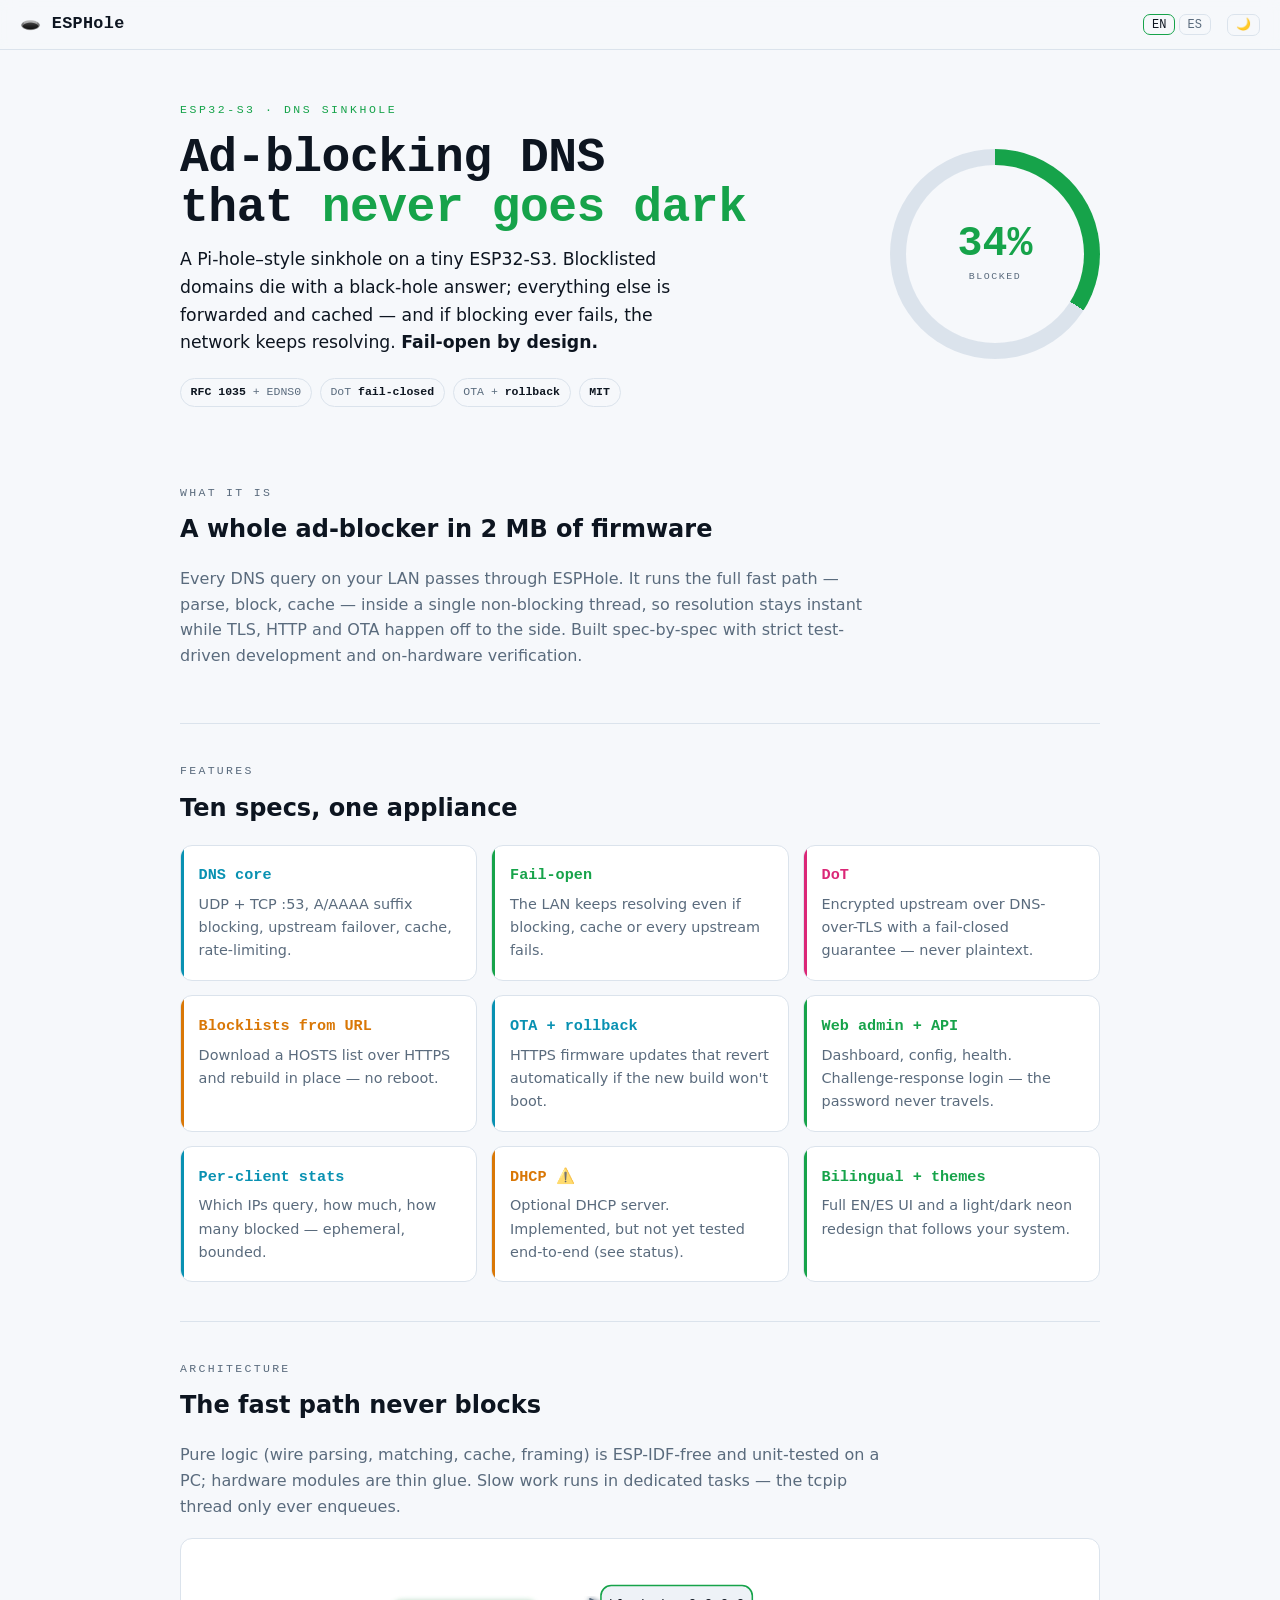
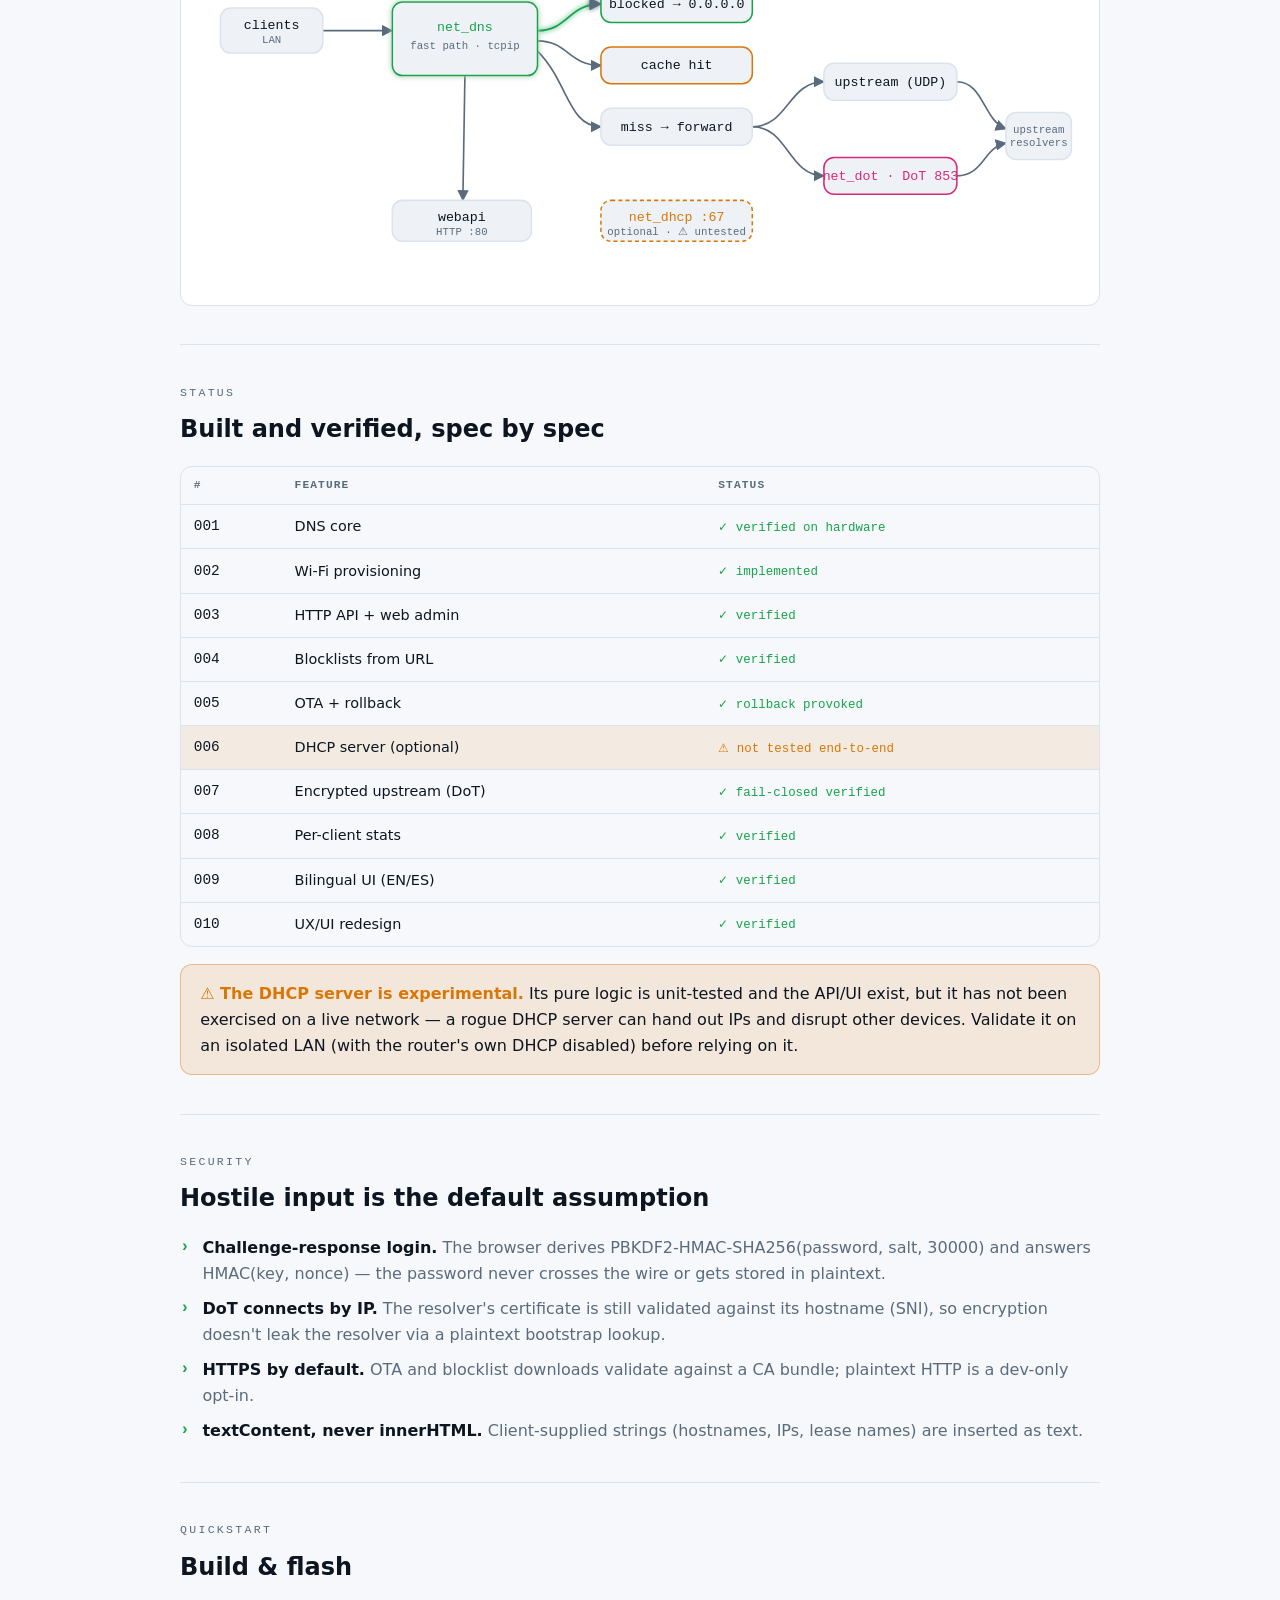
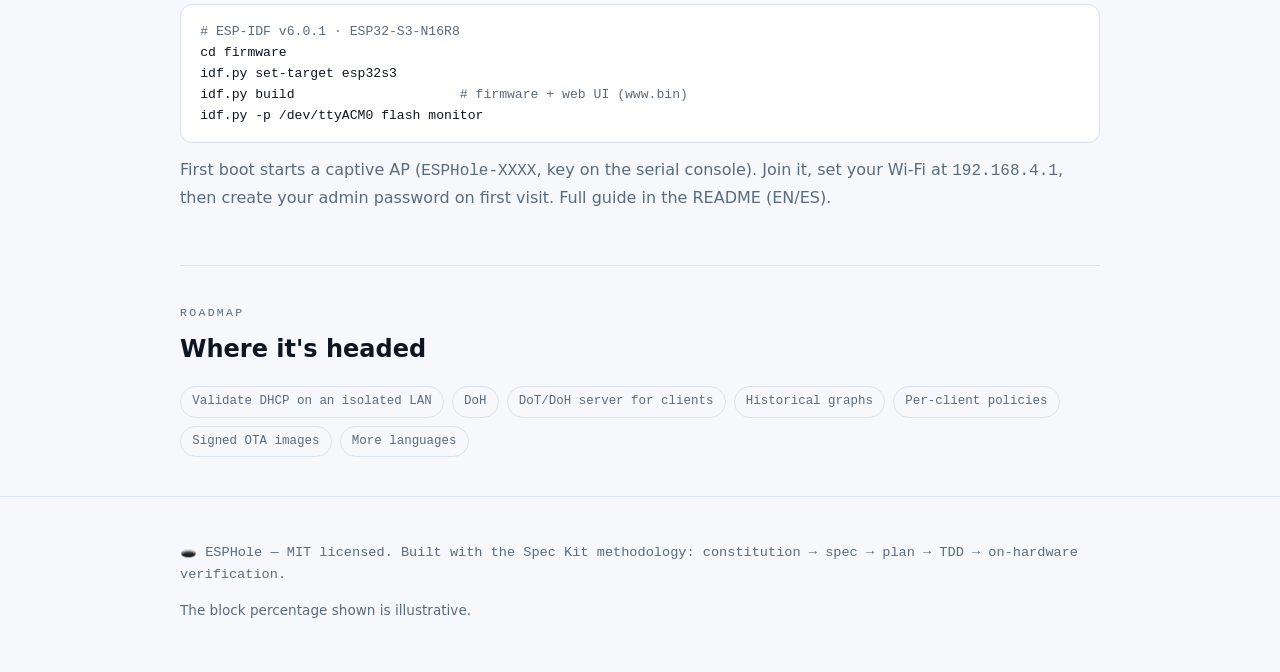
<file: docs/index.html>
<!doctype html>
<html lang="en">
<head>
<meta charset="utf-8">
<meta name="viewport" content="width=device-width,initial-scale=1">
<title>ESPHole — DNS sinkhole on ESP32-S3</title>
<meta name="description" content="A fail-open DNS sinkhole (ad & tracker blocker) on the ESP32-S3. RFC-correct, DoT fail-closed, OTA with rollback. MIT.">
<link rel="icon" href="data:image/svg+xml,%3Csvg xmlns='http://www.w3.org/2000/svg' viewBox='0 0 100 100'%3E%3Ctext y='.9em' font-size='90'%3E%F0%9F%95%B3%EF%B8%8F%3C/text%3E%3C/svg%3E">
</head>
<body>
<style>
  /* ESPHole landing — misma identidad que el panel (neón sobre oscuro + claro). */
  :root {
    --bg:#0b0f14; --surface:#121821; --surface-2:#1a2330; --line:#26313f;
    --fg:#e6edf3; --muted:#8193a6;
    --green:#39ff14; --cyan:#22d3ee; --magenta:#ff2e97; --amber:#ffb020; --red:#ff4d5e;
    --glow:0 0 16px; --shadow:0 10px 40px rgba(0,0,0,.4);
    --mono:ui-monospace,"SF Mono","JetBrains Mono",Menlo,Consolas,monospace;
    --body:system-ui,-apple-system,"Segoe UI",Roboto,sans-serif;
    --btn-fg:#07110a;
  }
  @media (prefers-color-scheme: light){ :root:not([data-theme]){
    --bg:#f6f8fb; --surface:#fff; --surface-2:#eef2f7; --line:#dbe3ec;
    --fg:#0d1520; --muted:#5a6b7d;
    --green:#16a34a; --cyan:#0891b2; --magenta:#db2777; --amber:#d97706; --red:#e11d48;
    --glow:0 0 0; --shadow:0 8px 30px rgba(20,40,80,.10); --btn-fg:#fff;
  }}
  :root[data-theme="dark"]{
    --bg:#0b0f14; --surface:#121821; --surface-2:#1a2330; --line:#26313f;
    --fg:#e6edf3; --muted:#8193a6;
    --green:#39ff14; --cyan:#22d3ee; --magenta:#ff2e97; --amber:#ffb020; --red:#ff4d5e;
    --glow:0 0 16px; --shadow:0 10px 40px rgba(0,0,0,.4); --btn-fg:#07110a;
  }
  :root[data-theme="light"]{
    --bg:#f6f8fb; --surface:#fff; --surface-2:#eef2f7; --line:#dbe3ec;
    --fg:#0d1520; --muted:#5a6b7d;
    --green:#16a34a; --cyan:#0891b2; --magenta:#db2777; --amber:#d97706; --red:#e11d48;
    --glow:0 0 0; --shadow:0 8px 30px rgba(20,40,80,.10); --btn-fg:#fff;
  }
  *{box-sizing:border-box;}
  html{color-scheme:dark light;}
  body{margin:0;background:var(--bg);color:var(--fg);font-family:var(--body);line-height:1.6;
    -webkit-font-smoothing:antialiased;overflow-x:hidden;}
  .wrap{max-width:60rem;margin:0 auto;padding:0 1.25rem;}
  a{color:var(--cyan);}
  .es{display:none;}
  body.lang-es .es{display:revert;}
  body.lang-es .en{display:none;}

  /* topbar */
  .top{position:sticky;top:0;z-index:10;display:flex;align-items:center;gap:1rem;
    padding:.7rem 1.25rem;background:color-mix(in srgb,var(--bg) 82%,transparent);
    border-bottom:1px solid var(--line);backdrop-filter:blur(8px);}
  .brand{font-family:var(--mono);font-weight:700;font-size:1.05rem;letter-spacing:.02em;}
  .top .sp{margin-left:auto;}
  .toggle{display:inline-flex;gap:.2rem;}
  .toggle button{background:transparent;border:1px solid var(--line);color:var(--muted);
    font-family:var(--mono);font-size:.75rem;padding:.15rem .5rem;border-radius:7px;cursor:pointer;}
  .toggle button.on{color:var(--fg);border-color:var(--green);
    box-shadow:var(--glow) color-mix(in srgb,var(--green) 45%,transparent);}
  .toggle button:hover{color:var(--fg);}

  /* hero */
  .hero{display:flex;align-items:center;gap:2.4rem;flex-wrap:wrap;padding:3.2rem 0 2.4rem;}
  .hero .copy{flex:1 1 20rem;min-width:0;}
  .eyebrow{font-family:var(--mono);font-size:.72rem;letter-spacing:.22em;text-transform:uppercase;
    color:var(--green);margin:0 0 .8rem;}
  h1{font-family:var(--mono);font-weight:700;font-size:clamp(2rem,5vw,3rem);line-height:1.05;
    margin:0 0 .8rem;text-wrap:balance;letter-spacing:-.01em;}
  h1 .hl{color:var(--green);}
  .lede{font-size:1.08rem;color:var(--fg);margin:0 0 1.3rem;max-width:34rem;}
  .badges{display:flex;flex-wrap:wrap;gap:.5rem;}
  .badge{font-family:var(--mono);font-size:.72rem;padding:.28rem .6rem;border-radius:999px;
    border:1px solid var(--line);color:var(--muted);}
  .badge b{color:var(--fg);font-weight:600;}

  @property --pct{syntax:"<number>";inherits:false;initial-value:0;}
  .ring{--pct:0;width:210px;height:210px;flex:none;border-radius:50%;display:grid;place-items:center;
    position:relative;transition:--pct 1.4s cubic-bezier(.2,.8,.2,1);
    background:conic-gradient(var(--green) calc(var(--pct)*1%),var(--line) 0);
    box-shadow:var(--glow) color-mix(in srgb,var(--green) 45%,transparent);}
  .ring::before{content:"";position:absolute;inset:16px;border-radius:50%;background:var(--bg);}
  .ring .in{position:relative;text-align:center;}
  .ring .pct{font-family:var(--mono);font-weight:700;font-size:2.6rem;color:var(--green);line-height:1;}
  .ring .cap{font-family:var(--mono);font-size:.62rem;letter-spacing:.16em;text-transform:uppercase;
    color:var(--muted);margin-top:.3rem;}

  /* sections */
  section{padding:2.4rem 0;border-top:1px solid var(--line);}
  .kicker{font-family:var(--mono);font-size:.72rem;letter-spacing:.2em;text-transform:uppercase;
    color:var(--muted);margin:0 0 .5rem;}
  h2{font-size:1.5rem;margin:0 0 1.1rem;text-wrap:balance;}
  p.muted{color:var(--muted);}

  /* feature grid */
  .grid{display:grid;grid-template-columns:repeat(auto-fill,minmax(15rem,1fr));gap:.9rem;}
  .feat{--c:var(--muted);background:var(--surface);border:1px solid var(--line);border-radius:12px;
    padding:1.1rem;position:relative;overflow:hidden;}
  .feat::before{content:"";position:absolute;left:0;top:0;bottom:0;width:3px;background:var(--c);
    box-shadow:var(--glow) var(--c);}
  .feat h3{font-family:var(--mono);font-size:.95rem;margin:0 0 .35rem;color:var(--c);}
  .feat p{margin:0;font-size:.9rem;color:var(--muted);}
  .c-green{--c:var(--green);} .c-cyan{--c:var(--cyan);} .c-amber{--c:var(--amber);}
  .c-magenta{--c:var(--magenta);} .c-red{--c:var(--red);}

  /* architecture svg */
  .diagram{background:var(--surface);border:1px solid var(--line);border-radius:12px;
    padding:1.2rem;overflow-x:auto;}
  .diagram svg{display:block;width:100%;min-width:640px;height:auto;}

  /* status table */
  .tablewrap{overflow-x:auto;border:1px solid var(--line);border-radius:12px;}
  table{width:100%;border-collapse:collapse;font-size:.9rem;min-width:34rem;}
  th,td{text-align:left;padding:.6rem .8rem;border-bottom:1px solid var(--line);}
  th{font-family:var(--mono);font-size:.7rem;text-transform:uppercase;letter-spacing:.1em;color:var(--muted);}
  td.mono,th.mono{font-family:var(--mono);font-variant-numeric:tabular-nums;}
  tr:last-child td{border-bottom:0;}
  tr.warnrow{background:color-mix(in srgb,var(--amber) 10%,transparent);}
  .st{font-family:var(--mono);font-size:.78rem;white-space:nowrap;}
  .st.ok{color:var(--green);} .st.warn{color:var(--amber);}

  .callout{margin-top:1.1rem;background:color-mix(in srgb,var(--amber) 12%,transparent);
    border:1px solid color-mix(in srgb,var(--amber) 40%,transparent);border-radius:12px;padding:1rem 1.2rem;}
  .callout b{color:var(--amber);}

  ul.clean{list-style:none;padding:0;margin:0;display:grid;gap:.6rem;}
  ul.clean li{padding-left:1.4rem;position:relative;color:var(--muted);}
  ul.clean li::before{content:"›";position:absolute;left:0;color:var(--green);font-family:var(--mono);font-weight:700;}
  ul.clean li b{color:var(--fg);}

  pre{background:var(--surface);border:1px solid var(--line);border-radius:12px;padding:1rem 1.2rem;
    overflow-x:auto;font-family:var(--mono);font-size:.82rem;color:var(--fg);}
  pre .cm{color:var(--muted);}

  .chips{display:flex;flex-wrap:wrap;gap:.5rem;}
  .chip{font-family:var(--mono);font-size:.78rem;padding:.3rem .7rem;border-radius:999px;
    border:1px solid var(--line);color:var(--muted);}

  footer{border-top:1px solid var(--line);padding:2rem 0 3rem;color:var(--muted);font-size:.85rem;}
  footer .mono{font-family:var(--mono);}

  @media (max-width:640px){ .ring{width:170px;height:170px;} .hero{gap:1.6rem;} }
  @media (prefers-reduced-motion:reduce){ *{transition:none!important;animation:none!important;} }
</style>

<div class="top">
  <span class="brand">🕳️ ESPHole</span>
  <span class="sp"></span>
  <span class="toggle" id="lang">
    <button data-l="en" class="on">EN</button><button data-l="es">ES</button>
  </span>
  <span class="toggle" id="theme"><button data-theme-btn>🌙</button></span>
</div>

<div class="wrap">
  <div class="hero">
    <div class="copy">
      <p class="eyebrow">ESP32-S3 · DNS SINKHOLE</p>
      <h1><span class="en">Ad-blocking DNS<br>that <span class="hl">never goes dark</span></span><span class="es">DNS con bloqueo<br>que <span class="hl">nunca se apaga</span></span></h1>
      <p class="lede">
        <span class="en">A Pi-hole–style sinkhole on a tiny ESP32-S3. Blocklisted domains die with a black-hole answer; everything else is forwarded and cached — and if blocking ever fails, the network keeps resolving. <b>Fail-open by design.</b></span>
        <span class="es">Un sinkhole estilo Pi-hole en un diminuto ESP32-S3. Los dominios en lista mueren con una respuesta de agujero negro; el resto se reenvía y se cachea — y si el bloqueo falla, la red sigue resolviendo. <b>Fail-open por diseño.</b></span>
      </p>
      <div class="badges">
        <span class="badge"><b>RFC 1035</b> + EDNS0</span>
        <span class="badge">DoT <b>fail-closed</b></span>
        <span class="badge">OTA + <b>rollback</b></span>
        <span class="badge"><b>MIT</b></span>
      </div>
    </div>
    <div class="ring" id="ring">
      <div class="in">
        <div class="pct" id="ringpct">0%</div>
        <div class="cap"><span class="en">blocked</span><span class="es">bloqueado</span></div>
      </div>
    </div>
  </div>
</div>

<div class="wrap">
  <section style="border-top:0;">
    <p class="kicker"><span class="en">What it is</span><span class="es">Qué es</span></p>
    <h2><span class="en">A whole ad-blocker in 2 MB of firmware</span><span class="es">Un bloqueador entero en 2 MB de firmware</span></h2>
    <p class="muted" style="max-width:44rem;">
      <span class="en">Every DNS query on your LAN passes through ESPHole. It runs the full fast path — parse, block, cache — inside a single non-blocking thread, so resolution stays instant while TLS, HTTP and OTA happen off to the side. Built spec-by-spec with strict test-driven development and on-hardware verification.</span>
      <span class="es">Cada consulta DNS de tu red pasa por ESPHole. Ejecuta la ruta rápida completa — parsear, bloquear, cachear — en un solo hilo que nunca bloquea, así la resolución es instantánea mientras el TLS, el HTTP y el OTA ocurren aparte. Construido spec a spec con TDD estricto y verificación en hardware.</span>
    </p>
  </section>

  <section>
    <p class="kicker"><span class="en">Features</span><span class="es">Funcionalidades</span></p>
    <h2><span class="en">Ten specs, one appliance</span><span class="es">Diez specs, un aparato</span></h2>
    <div class="grid">
      <div class="feat c-cyan"><h3><span class="en">DNS core</span><span class="es">Núcleo DNS</span></h3><p><span class="en">UDP + TCP :53, A/AAAA suffix blocking, upstream failover, cache, rate-limiting.</span><span class="es">UDP + TCP :53, bloqueo A/AAAA por sufijo, failover, caché, límite de tasa.</span></p></div>
      <div class="feat c-green"><h3><span class="en">Fail-open</span><span class="es">Fail-open</span></h3><p><span class="en">The LAN keeps resolving even if blocking, cache or every upstream fails.</span><span class="es">La red sigue resolviendo aunque fallen el bloqueo, la caché o todos los upstreams.</span></p></div>
      <div class="feat c-magenta"><h3>DoT</h3><p><span class="en">Encrypted upstream over DNS-over-TLS with a fail-closed guarantee — never plaintext.</span><span class="es">Upstream cifrado por DNS-over-TLS con garantía fail-closed — nunca en claro.</span></p></div>
      <div class="feat c-amber"><h3><span class="en">Blocklists from URL</span><span class="es">Listas desde URL</span></h3><p><span class="en">Download a HOSTS list over HTTPS and rebuild in place — no reboot.</span><span class="es">Descarga una lista HOSTS por HTTPS y la reconstruye en caliente — sin reboot.</span></p></div>
      <div class="feat c-cyan"><h3><span class="en">OTA + rollback</span><span class="es">OTA + rollback</span></h3><p><span class="en">HTTPS firmware updates that revert automatically if the new build won't boot.</span><span class="es">Actualizaciones HTTPS que vuelven atrás solas si la nueva no arranca.</span></p></div>
      <div class="feat c-green"><h3><span class="en">Web admin + API</span><span class="es">Web + API</span></h3><p><span class="en">Dashboard, config, health. Challenge-response login — the password never travels.</span><span class="es">Panel, config, salud. Login desafío-respuesta — la contraseña nunca viaja.</span></p></div>
      <div class="feat c-cyan"><h3><span class="en">Per-client stats</span><span class="es">Stats por cliente</span></h3><p><span class="en">Which IPs query, how much, how many blocked — ephemeral, bounded.</span><span class="es">Qué IPs consultan, cuánto, cuántas bloqueadas — efímero, acotado.</span></p></div>
      <div class="feat c-amber"><h3>DHCP <span style="opacity:.7">⚠️</span></h3><p><span class="en">Optional DHCP server. Implemented, but not yet tested end-to-end (see status).</span><span class="es">Servidor DHCP opcional. Implementado, pero aún sin probar de extremo a extremo (ver estado).</span></p></div>
      <div class="feat c-green"><h3><span class="en">Bilingual + themes</span><span class="es">Bilingüe + temas</span></h3><p><span class="en">Full EN/ES UI and a light/dark neon redesign that follows your system.</span><span class="es">Interfaz EN/ES completa y un rediseño neón claro/oscuro que sigue a tu sistema.</span></p></div>
    </div>
  </section>

  <section>
    <p class="kicker"><span class="en">Architecture</span><span class="es">Arquitectura</span></p>
    <h2><span class="en">The fast path never blocks</span><span class="es">La ruta rápida nunca bloquea</span></h2>
    <p class="muted" style="max-width:44rem;margin-bottom:1.2rem;">
      <span class="en">Pure logic (wire parsing, matching, cache, framing) is ESP-IDF-free and unit-tested on a PC; hardware modules are thin glue. Slow work runs in dedicated tasks — the tcpip thread only ever enqueues.</span>
      <span class="es">La lógica pura (parseo wire, coincidencia, caché, framing) no depende de ESP-IDF y se testea en PC; los módulos de hardware son pegamento fino. El trabajo lento va en tareas dedicadas — el hilo tcpip solo encola.</span>
    </p>
    <div class="diagram">
      <svg viewBox="0 0 860 320" role="img" aria-label="ESPHole architecture data flow">
        <defs>
          <filter id="g" x="-30%" y="-30%" width="160%" height="160%">
            <feGaussianBlur stdDeviation="2.4" result="b"/><feMerge><feMergeNode in="b"/><feMergeNode in="SourceGraphic"/></feMerge>
          </filter>
          <marker id="ar" viewBox="0 0 10 10" refX="9" refY="5" markerWidth="7" markerHeight="7" orient="auto-start-reverse">
            <path d="M0,0 L10,5 L0,10 z" fill="var(--muted)"/>
          </marker>
        </defs>
        <style>
          .box{fill:var(--surface-2);stroke:var(--line);stroke-width:1.5;rx:10;}
          .lbl{font-family:var(--mono);font-size:13px;fill:var(--fg);}
          .sub{font-family:var(--mono);font-size:10.5px;fill:var(--muted);}
          .edge{stroke:var(--muted);stroke-width:1.6;fill:none;marker-end:url(#ar);}
          .edgeg{stroke:var(--green);stroke-width:1.8;fill:none;marker-end:url(#ar);filter:url(#g);}
          .accent{stroke-width:2;}
        </style>
        <!-- edges -->
        <path class="edge" d="M120,70 L188,70"/>
        <path class="edgeg" d="M330,70 C360,70 360,44 392,44"/>
        <path class="edge" d="M330,80 C360,80 360,104 392,104"/>
        <path class="edge" d="M330,90 C360,120 360,164 392,164"/>
        <path class="edge" d="M540,164 C575,164 575,120 610,120"/>
        <path class="edge" d="M540,164 C575,164 575,212 610,212"/>
        <path class="edge" d="M740,120 C766,120 766,158 788,166"/>
        <path class="edge" d="M740,212 C766,212 766,184 788,180"/>
        <path class="edge" d="M259,114 L257,236"/>
        <!-- clients -->
        <g><rect class="box" x="20" y="48" width="100" height="44"/><text class="lbl" x="70" y="68" text-anchor="middle">clients</text><text class="sub" x="70" y="82" text-anchor="middle">LAN</text></g>
        <!-- net_dns hub -->
        <g><rect class="box" x="188" y="42" width="142" height="72" style="stroke:var(--green)" filter="url(#g)"/><text class="lbl" x="259" y="70" text-anchor="middle" style="fill:var(--green)">net_dns</text><text class="sub" x="259" y="88" text-anchor="middle">fast path · tcpip</text></g>
        <!-- three verdicts -->
        <g><rect class="box" x="392" y="26" width="148" height="36" style="stroke:var(--green)"/><text class="lbl" x="466" y="48" text-anchor="middle">blocked → 0.0.0.0</text></g>
        <g><rect class="box" x="392" y="86" width="148" height="36" style="stroke:var(--amber)"/><text class="lbl" x="466" y="108" text-anchor="middle">cache hit</text></g>
        <g><rect class="box" x="392" y="146" width="148" height="36"/><text class="lbl" x="466" y="168" text-anchor="middle">miss → forward</text></g>
        <!-- forwarders -->
        <g><rect class="box" x="610" y="102" width="130" height="36"/><text class="lbl" x="675" y="124" text-anchor="middle">upstream (UDP)</text></g>
        <g><rect class="box" x="610" y="194" width="130" height="36" style="stroke:var(--magenta)"/><text class="lbl" x="675" y="216" text-anchor="middle" style="fill:var(--magenta)">net_dot · DoT 853</text></g>
        <!-- resolvers -->
        <g><rect class="box" x="788" y="150" width="64" height="46"/><text class="sub" x="820" y="170" text-anchor="middle">upstream</text><text class="sub" x="820" y="183" text-anchor="middle">resolvers</text></g>
        <!-- web + dhcp -->
        <g><rect class="box" x="188" y="236" width="136" height="40"/><text class="lbl" x="256" y="256" text-anchor="middle">webapi</text><text class="sub" x="256" y="270" text-anchor="middle">HTTP :80</text></g>
        <g><rect class="box" x="392" y="236" width="148" height="40" style="stroke-dasharray:4 3;stroke:var(--amber)"/><text class="lbl" x="466" y="256" text-anchor="middle" style="fill:var(--amber)">net_dhcp :67</text><text class="sub" x="466" y="270" text-anchor="middle">optional · ⚠ untested</text></g>
      </svg>
    </div>
  </section>

  <section>
    <p class="kicker"><span class="en">Status</span><span class="es">Estado</span></p>
    <h2><span class="en">Built and verified, spec by spec</span><span class="es">Construido y verificado, spec a spec</span></h2>
    <div class="tablewrap">
      <table>
        <thead><tr><th class="mono">#</th><th><span class="en">Feature</span><span class="es">Funcionalidad</span></th><th><span class="en">Status</span><span class="es">Estado</span></th></tr></thead>
        <tbody>
          <tr><td class="mono">001</td><td><span class="en">DNS core</span><span class="es">Núcleo DNS</span></td><td><span class="st ok">✓ <span class="en">verified on hardware</span><span class="es">verificado en hardware</span></span></td></tr>
          <tr><td class="mono">002</td><td><span class="en">Wi-Fi provisioning</span><span class="es">Aprovisionamiento Wi-Fi</span></td><td><span class="st ok">✓ <span class="en">implemented</span><span class="es">implementada</span></span></td></tr>
          <tr><td class="mono">003</td><td><span class="en">HTTP API + web admin</span><span class="es">API HTTP + web</span></td><td><span class="st ok">✓ <span class="en">verified</span><span class="es">verificada</span></span></td></tr>
          <tr><td class="mono">004</td><td><span class="en">Blocklists from URL</span><span class="es">Listas desde URL</span></td><td><span class="st ok">✓ <span class="en">verified</span><span class="es">verificada</span></span></td></tr>
          <tr><td class="mono">005</td><td><span class="en">OTA + rollback</span><span class="es">OTA + rollback</span></td><td><span class="st ok">✓ <span class="en">rollback provoked</span><span class="es">rollback provocado</span></span></td></tr>
          <tr class="warnrow"><td class="mono">006</td><td><span class="en">DHCP server (optional)</span><span class="es">Servidor DHCP (opcional)</span></td><td><span class="st warn">⚠ <span class="en">not tested end-to-end</span><span class="es">sin probar end-to-end</span></span></td></tr>
          <tr><td class="mono">007</td><td><span class="en">Encrypted upstream (DoT)</span><span class="es">Upstream cifrado (DoT)</span></td><td><span class="st ok">✓ <span class="en">fail-closed verified</span><span class="es">fail-closed verificado</span></span></td></tr>
          <tr><td class="mono">008</td><td><span class="en">Per-client stats</span><span class="es">Stats por cliente</span></td><td><span class="st ok">✓ <span class="en">verified</span><span class="es">verificada</span></span></td></tr>
          <tr><td class="mono">009</td><td><span class="en">Bilingual UI (EN/ES)</span><span class="es">Interfaz bilingüe (EN/ES)</span></td><td><span class="st ok">✓ <span class="en">verified</span><span class="es">verificada</span></span></td></tr>
          <tr><td class="mono">010</td><td><span class="en">UX/UI redesign</span><span class="es">Rediseño de UX/UI</span></td><td><span class="st ok">✓ <span class="en">verified</span><span class="es">verificada</span></span></td></tr>
        </tbody>
      </table>
    </div>
    <div class="callout">
      <b>⚠️ <span class="en">The DHCP server is experimental.</span><span class="es">El servidor DHCP es experimental.</span></b>
      <span class="en"> Its pure logic is unit-tested and the API/UI exist, but it has not been exercised on a live network — a rogue DHCP server can hand out IPs and disrupt other devices. Validate it on an isolated LAN (with the router's own DHCP disabled) before relying on it.</span>
      <span class="es"> Su lógica pura está testeada y la API/UI existen, pero no se ha ejercitado en una red real — un DHCP no controlado puede repartir IPs y perturbar otros dispositivos. Valídalo en una LAN aislada (con el DHCP del router desactivado) antes de confiar en él.</span>
    </div>
  </section>

  <section>
    <p class="kicker"><span class="en">Security</span><span class="es">Seguridad</span></p>
    <h2><span class="en">Hostile input is the default assumption</span><span class="es">La entrada hostil es el supuesto por defecto</span></h2>
    <ul class="clean">
      <li><b><span class="en">Challenge-response login.</span><span class="es">Login desafío-respuesta.</span></b> <span class="en">The browser derives PBKDF2-HMAC-SHA256(password, salt, 30000) and answers HMAC(key, nonce) — the password never crosses the wire or gets stored in plaintext.</span><span class="es">El navegador deriva PBKDF2-HMAC-SHA256(contraseña, salt, 30000) y responde HMAC(clave, nonce) — la contraseña nunca viaja ni se guarda en claro.</span></li>
      <li><b>DoT<span class="en"> connects by IP</span><span class="es"> conecta por IP</span>.</b> <span class="en">The resolver's certificate is still validated against its hostname (SNI), so encryption doesn't leak the resolver via a plaintext bootstrap lookup.</span><span class="es">El certificado del resolvedor se valida contra su hostname (SNI), así el cifrado no filtra el resolvedor por una resolución de arranque en claro.</span></li>
      <li><b>HTTPS<span class="en"> by default</span><span class="es"> por defecto</span>.</b> <span class="en">OTA and blocklist downloads validate against a CA bundle; plaintext HTTP is a dev-only opt-in.</span><span class="es">Las descargas OTA y de listas validan contra un bundle de CAs; el HTTP en claro es opt-in solo de desarrollo.</span></li>
      <li><b>textContent<span class="en">, never innerHTML</span><span class="es">, nunca innerHTML</span>.</b> <span class="en">Client-supplied strings (hostnames, IPs, lease names) are inserted as text.</span><span class="es">Las cadenas del cliente (hostnames, IPs, nombres de concesión) se insertan como texto.</span></li>
    </ul>
  </section>

  <section>
    <p class="kicker"><span class="en">Quickstart</span><span class="es">Inicio rápido</span></p>
    <h2><span class="en">Build &amp; flash</span><span class="es">Compilar y flashear</span></h2>
    <pre><span class="cm"># ESP-IDF v6.0.1 · ESP32-S3-N16R8</span>
cd firmware
idf.py set-target esp32s3
idf.py build                     <span class="cm"># firmware + web UI (www.bin)</span>
idf.py -p /dev/ttyACM0 flash monitor</pre>
    <p class="muted" style="margin-top:.9rem;">
      <span class="en">First boot starts a captive AP (<span style="font-family:var(--mono)">ESPHole-XXXX</span>, key on the serial console). Join it, set your Wi-Fi at <span style="font-family:var(--mono)">192.168.4.1</span>, then create your admin password on first visit. Full guide in the README (EN/ES).</span>
      <span class="es">El primer arranque levanta un AP cautivo (<span style="font-family:var(--mono)">ESPHole-XXXX</span>, clave en la consola serie). Conéctate, configura tu Wi-Fi en <span style="font-family:var(--mono)">192.168.4.1</span> y crea tu contraseña de admin en la primera visita. Guía completa en el README (EN/ES).</span>
    </p>
  </section>

  <section>
    <p class="kicker"><span class="en">Roadmap</span><span class="es">Próximos pasos</span></p>
    <h2><span class="en">Where it's headed</span><span class="es">Hacia dónde va</span></h2>
    <div class="chips">
      <span class="chip"><span class="en">Validate DHCP on an isolated LAN</span><span class="es">Validar el DHCP en LAN aislada</span></span>
      <span class="chip">DoH</span>
      <span class="chip"><span class="en">DoT/DoH server for clients</span><span class="es">Servidor DoT/DoH para clientes</span></span>
      <span class="chip"><span class="en">Historical graphs</span><span class="es">Gráficas históricas</span></span>
      <span class="chip"><span class="en">Per-client policies</span><span class="es">Políticas por cliente</span></span>
      <span class="chip"><span class="en">Signed OTA images</span><span class="es">OTA firmado</span></span>
      <span class="chip"><span class="en">More languages</span><span class="es">Más idiomas</span></span>
    </div>
  </section>
</div>

<footer>
  <div class="wrap">
    <p class="mono">🕳️ ESPHole — <span class="en">MIT licensed. Built with the Spec Kit methodology: constitution → spec → plan → TDD → on-hardware verification.</span><span class="es">Licencia MIT. Construido con la metodología Spec Kit: constitución → spec → plan → TDD → verificación en hardware.</span></p>
    <p><span class="en">The block percentage shown is illustrative.</span><span class="es">El porcentaje de bloqueo mostrado es ilustrativo.</span></p>
  </div>
</footer>

<script>
  (function(){
    var TARGET = 34; // % ilustrativo del anillo
    // idioma
    document.body.classList.add("lang-en");
    document.getElementById("lang").addEventListener("click", function(e){
      var b = e.target.closest("[data-l]"); if(!b) return;
      var l = b.getAttribute("data-l");
      document.body.classList.toggle("lang-es", l==="es");
      document.body.classList.toggle("lang-en", l==="en");
      document.documentElement.lang = l;
      this.querySelectorAll("button").forEach(function(x){ x.classList.toggle("on", x===b); });
    });
    // tema
    function eff(){ var t=localStorage.getItem("esphole_site_theme");
      if(t==="light"||t==="dark") return t;
      return (window.matchMedia && matchMedia("(prefers-color-scheme: light)").matches)?"light":"dark"; }
    function markTheme(){ var b=document.querySelector("[data-theme-btn]"); if(b) b.textContent = eff()==="dark"?"☀":"🌙"; }
    function applyTheme(m){ var r=document.documentElement;
      if(m==="light"||m==="dark"){ r.setAttribute("data-theme",m); localStorage.setItem("esphole_site_theme",m); }
      else { r.removeAttribute("data-theme"); localStorage.removeItem("esphole_site_theme"); }
      markTheme(); }
    applyTheme(localStorage.getItem("esphole_site_theme")||"auto");
    document.getElementById("theme").addEventListener("click", function(){
      applyTheme(eff()==="dark"?"light":"dark"); });
    if(window.matchMedia) matchMedia("(prefers-color-scheme: light)").addEventListener("change", markTheme);
    // animar el anillo al entrar en vista
    var ring=document.getElementById("ring"), pct=document.getElementById("ringpct");
    var reduce = window.matchMedia && matchMedia("(prefers-reduced-motion: reduce)").matches;
    function fill(){ ring.style.setProperty("--pct", TARGET);
      if(reduce){ pct.textContent=TARGET+"%"; return; }
      var t0=null; (function step(ts){ t0=t0||ts; var k=Math.min(1,(ts-t0)/1400);
        pct.textContent=Math.round(TARGET*(k<1?(1-Math.pow(1-k,3)):1))+"%";
        if(k<1) requestAnimationFrame(step); })(performance.now()); }
    if("IntersectionObserver" in window){
      var io=new IntersectionObserver(function(en){ en.forEach(function(x){ if(x.isIntersecting){ fill(); io.disconnect(); }});});
      io.observe(ring);
    } else { fill(); }
  })();
</script>
</body>
</html>
</file>
